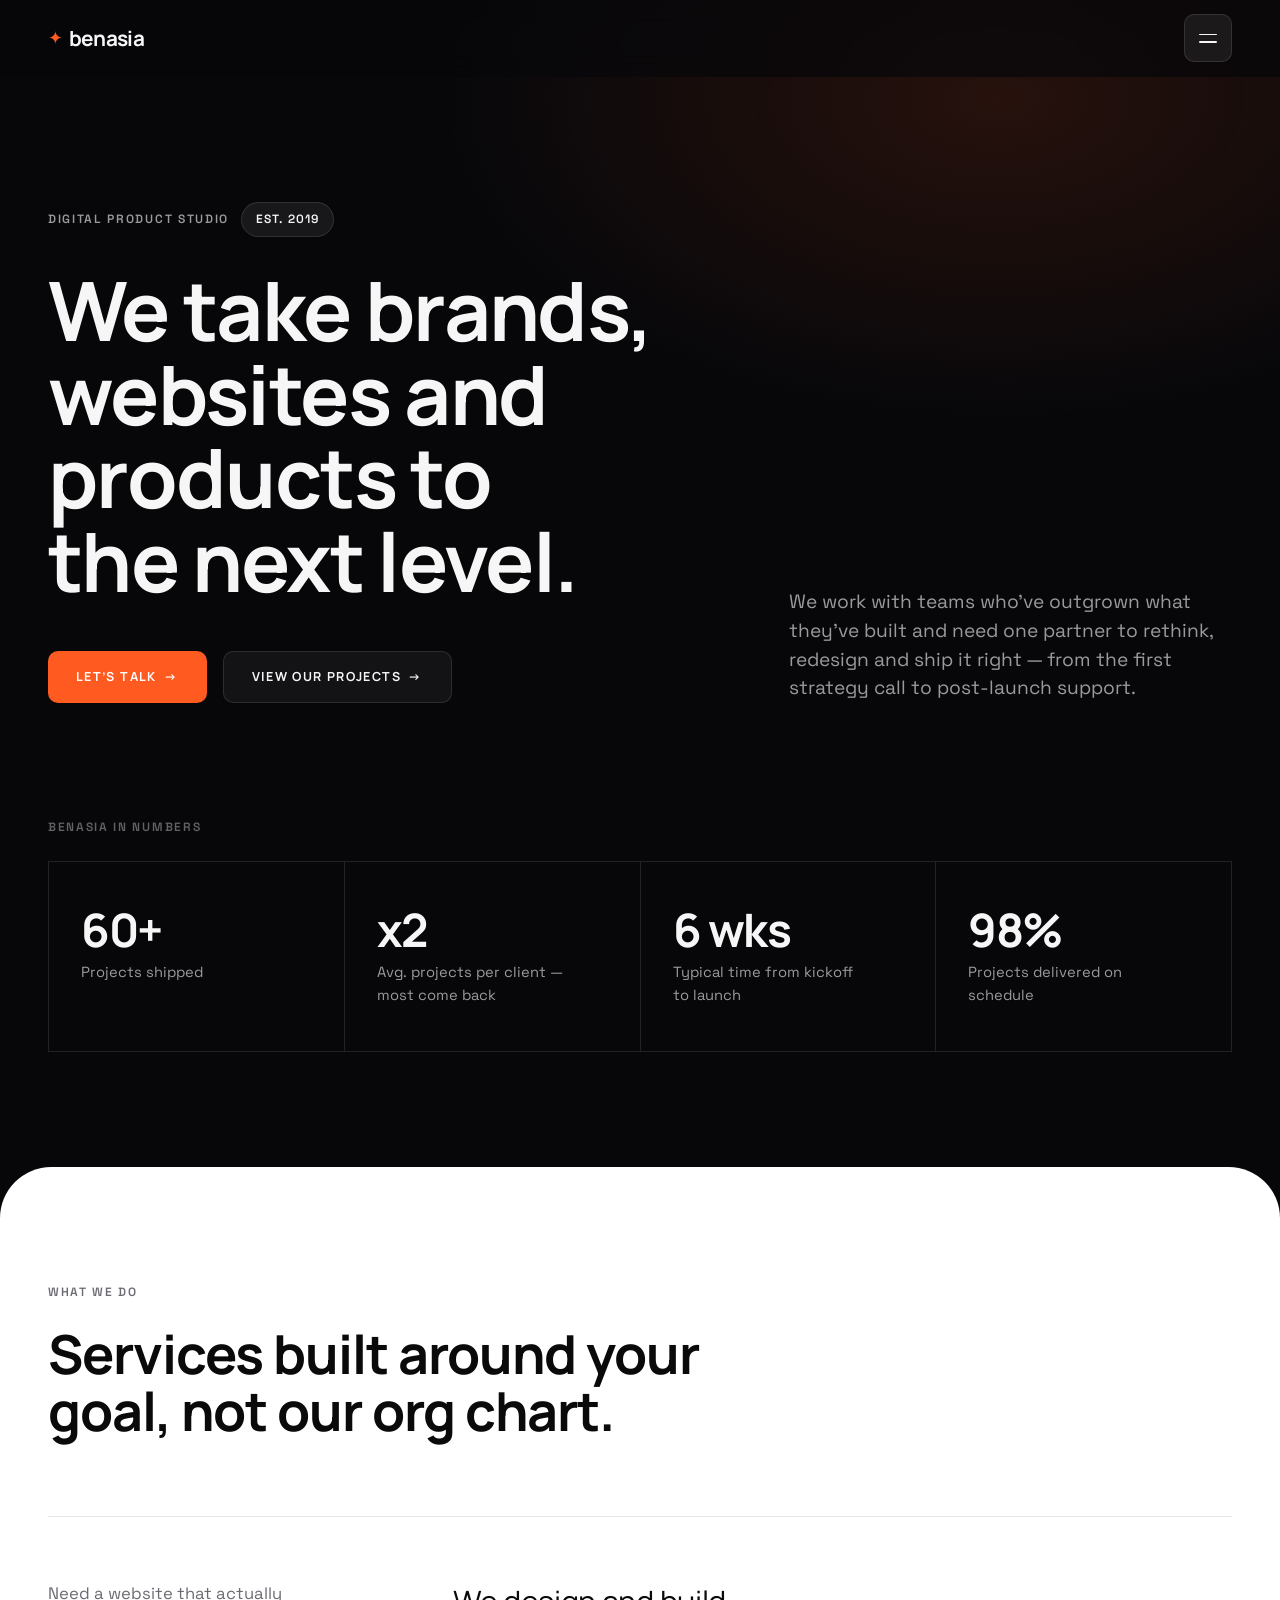
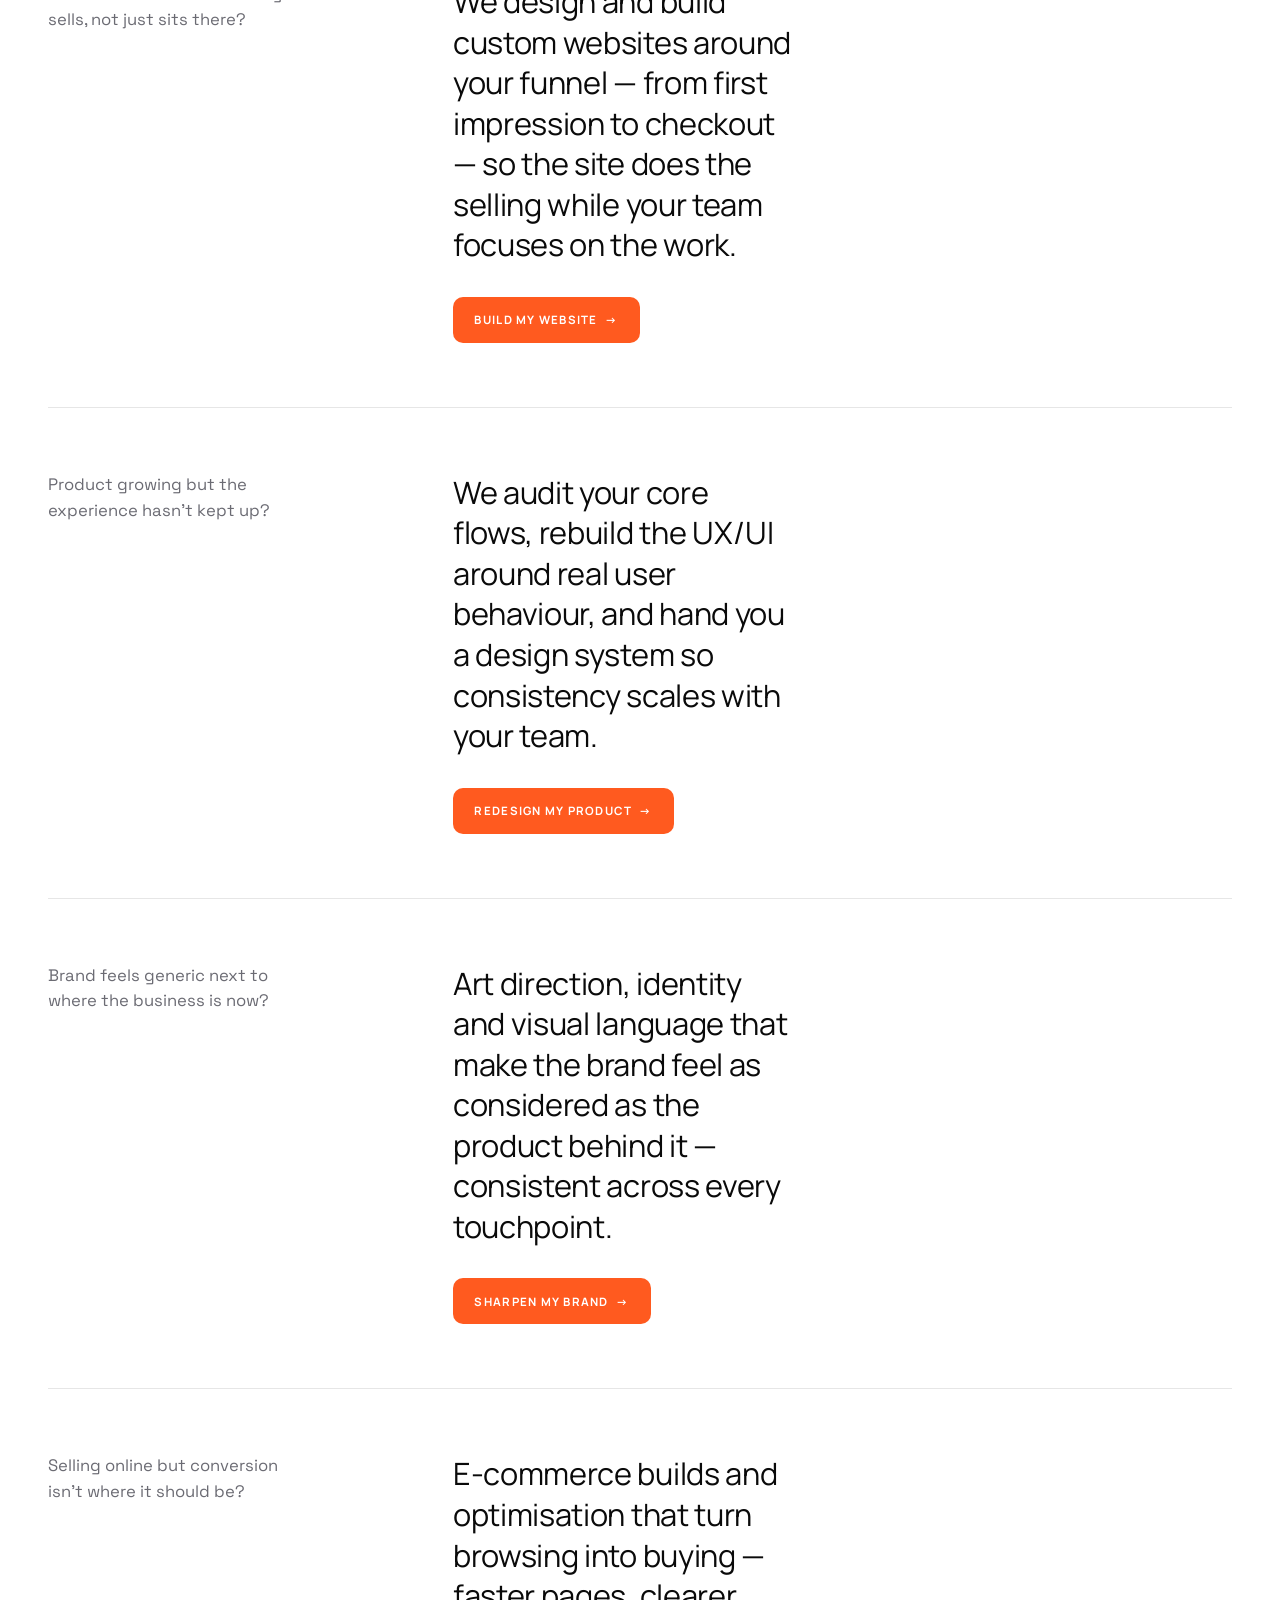
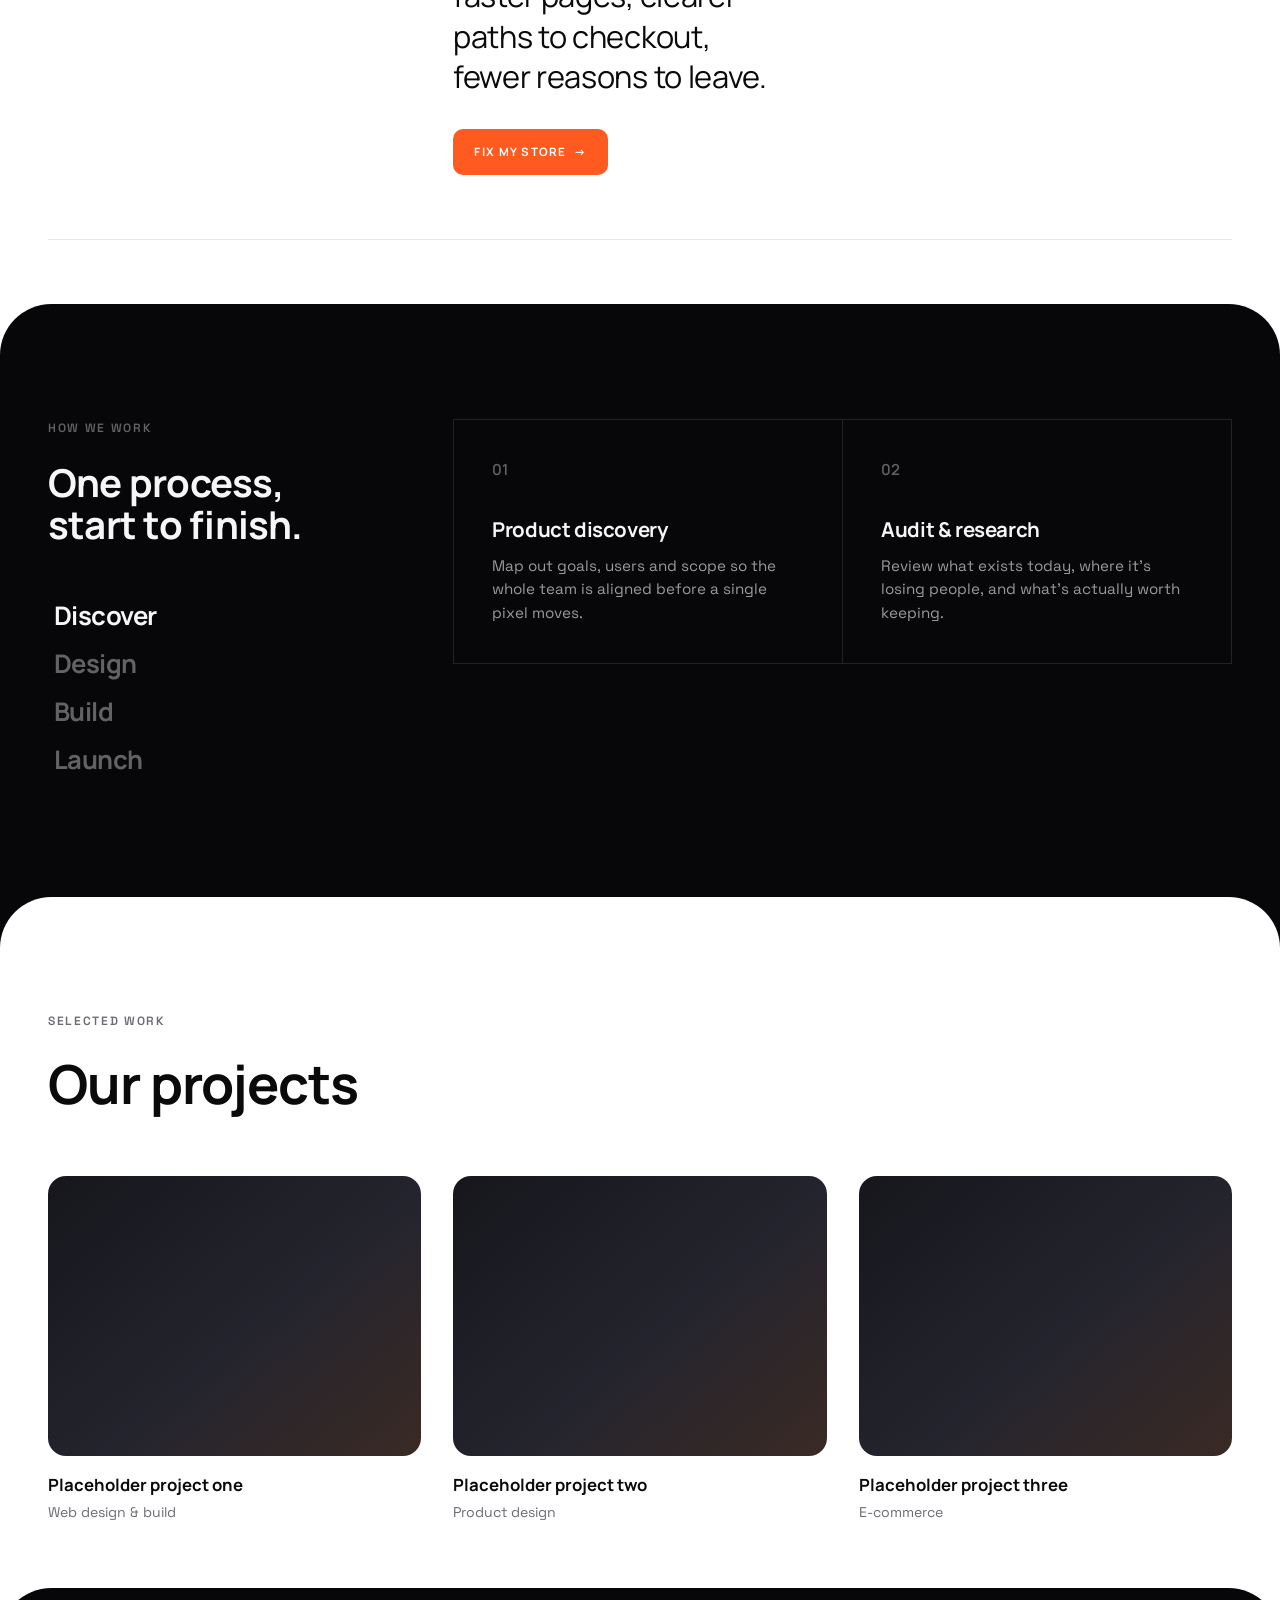
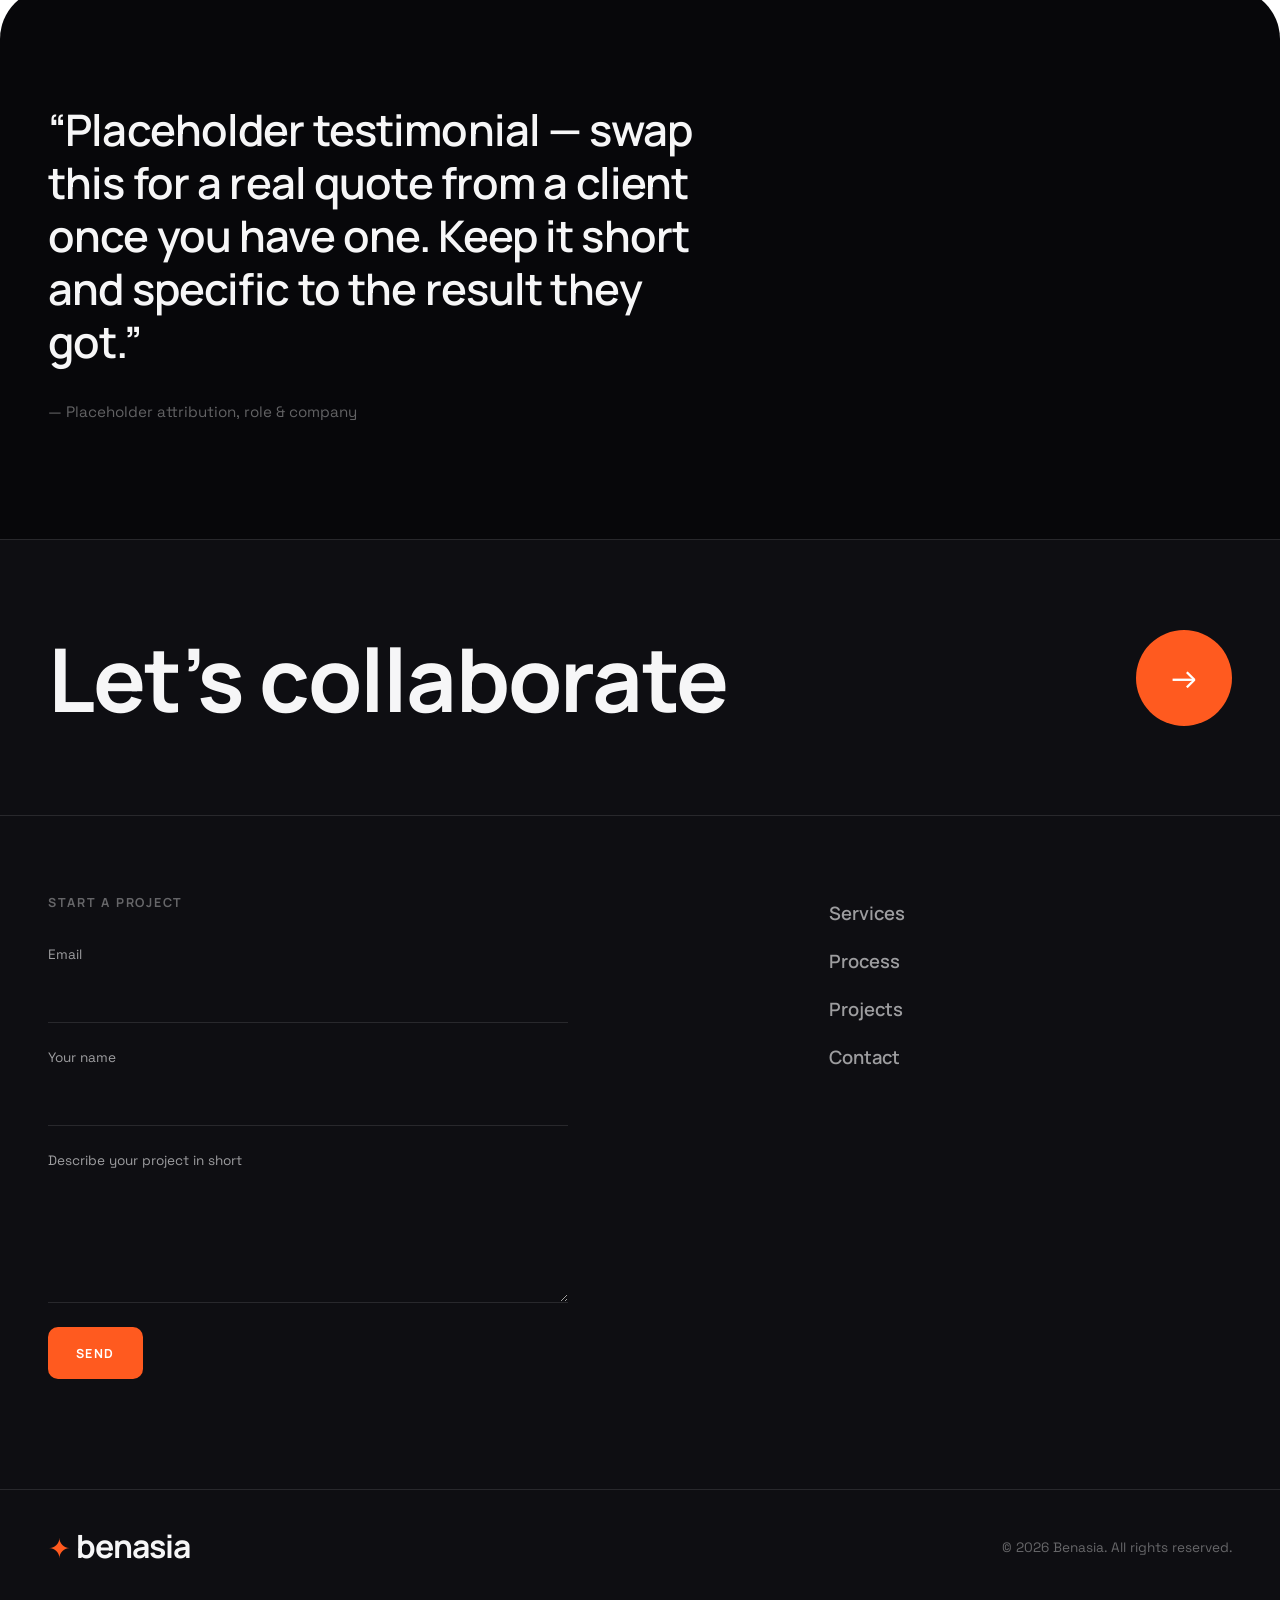
<file: index.html>
<!doctype html>
<html lang="en">
<head>
  <meta charset="UTF-8" />
  <meta name="viewport" content="width=device-width, initial-scale=1" />
  <title>Benasia — Digital Product Studio</title>
  <meta name="description" content="Benasia is a digital studio designing and building websites, products and brands for teams who need one partner to take it from idea to launch." />

  <link rel="preconnect" href="https://fonts.googleapis.com" />
  <link rel="preconnect" href="https://fonts.gstatic.com" crossorigin />
  <link href="https://fonts.googleapis.com/css2?family=Manrope:wght@500;600;700;800&family=Space+Grotesk:wght@400;500;600;700&display=swap" rel="stylesheet" />

  <link rel="stylesheet" href="styles.css" />
</head>
<body>
  <a class="skip-link" href="#main">Skip to main content</a>

  <header class="site-header" id="siteHeader">
    <div class="wrap site-header__inner">
      <a class="brand-mark" href="#top" aria-label="Benasia home">
        <span class="brand-mark__star" aria-hidden="true">&#10022;</span>
        <span class="brand-mark__word">benasia</span>
      </a>

      <button
        type="button"
        class="nav-toggle"
        id="navToggle"
        aria-expanded="false"
        aria-controls="primaryNav"
        aria-label="Toggle navigation menu"
      >
        <span class="nav-toggle__bar"></span>
        <span class="nav-toggle__bar"></span>
      </button>
    </div>
  </header>

  <nav class="primary-nav" id="primaryNav" aria-label="Primary">
    <div class="wrap primary-nav__inner">
      <ul class="primary-nav__list">
        <li><a href="#service">Services</a></li>
        <li><a href="#process">Process</a></li>
        <li><a href="#projects">Projects</a></li>
        <li><a href="contact.html">Contact</a></li>
      </ul>
      <a class="btn btn--solid primary-nav__cta" href="#contact">Let&rsquo;s talk <span aria-hidden="true">&rarr;</span></a>
    </div>
  </nav>

  <main id="main">
    <section class="hero" id="top" aria-labelledby="hero-title">
      <div class="wrap hero__grid">
        <div class="hero__content">
          <p class="hero__eyebrow">
            <span>Digital product studio</span>
            <span class="hero__badge">Est. 2019</span>
          </p>

          <h1 id="hero-title" class="hero__title">We take brands, websites and products to the next level.</h1>

          <div class="hero__actions">
            <a class="btn btn--solid" href="#contact">Let&rsquo;s talk <span aria-hidden="true">&rarr;</span></a>
            <a class="btn btn--outline" href="#projects">View our projects <span aria-hidden="true">&rarr;</span></a>
          </div>
        </div>

        <div class="hero__aside">
          <p class="hero__aside-text">We work with teams who&rsquo;ve outgrown what they&rsquo;ve built and need one partner to rethink, redesign and ship it right &mdash; from the first strategy call to post&#8209;launch support.</p>
        </div>
      </div>
    </section>

    <section class="stats" aria-labelledby="stats-title">
      <div class="wrap">
        <p id="stats-title" class="stats__eyebrow">Benasia in numbers</p>
        <div class="stats__grid">
          <div class="stat">
            <p class="stat__value">60+</p>
            <p class="stat__label">Projects shipped</p>
          </div>
          <div class="stat">
            <p class="stat__value">x2</p>
            <p class="stat__label">Avg. projects per client &mdash; most come back</p>
          </div>
          <div class="stat">
            <p class="stat__value">6 wks</p>
            <p class="stat__label">Typical time from kickoff to launch</p>
          </div>
          <div class="stat">
            <p class="stat__value">98%</p>
            <p class="stat__label">Projects delivered on schedule</p>
          </div>
        </div>
      </div>
    </section>

    <section class="pitch" id="service" aria-labelledby="pitch-title">
      <div class="wrap">
        <p class="pitch__eyebrow">What we do</p>
        <h2 id="pitch-title" class="pitch__title">Services built around your goal, not our org chart.</h2>

        <div class="pitch__list">
          <article class="pitch-row">
            <div class="pitch-row__q">
              <p>Need a website that actually sells, not just sits there?</p>
            </div>
            <div class="pitch-row__a">
              <p>We design and build custom websites around your funnel &mdash; from first impression to checkout &mdash; so the site does the selling while your team focuses on the work.</p>
              <a class="btn btn--solid btn--sm" href="#contact">Build my website <span aria-hidden="true">&rarr;</span></a>
            </div>
          </article>

          <article class="pitch-row">
            <div class="pitch-row__q">
              <p>Product growing but the experience hasn&rsquo;t kept up?</p>
            </div>
            <div class="pitch-row__a">
              <p>We audit your core flows, rebuild the UX/UI around real user behaviour, and hand you a design system so consistency scales with your team.</p>
              <a class="btn btn--solid btn--sm" href="#contact">Redesign my product <span aria-hidden="true">&rarr;</span></a>
            </div>
          </article>

          <article class="pitch-row">
            <div class="pitch-row__q">
              <p>Brand feels generic next to where the business is now?</p>
            </div>
            <div class="pitch-row__a">
              <p>Art direction, identity and visual language that make the brand feel as considered as the product behind it &mdash; consistent across every touchpoint.</p>
              <a class="btn btn--solid btn--sm" href="#contact">Sharpen my brand <span aria-hidden="true">&rarr;</span></a>
            </div>
          </article>

          <article class="pitch-row">
            <div class="pitch-row__q">
              <p>Selling online but conversion isn&rsquo;t where it should be?</p>
            </div>
            <div class="pitch-row__a">
              <p>E&#8209;commerce builds and optimisation that turn browsing into buying &mdash; faster pages, clearer paths to checkout, fewer reasons to leave.</p>
              <a class="btn btn--solid btn--sm" href="#contact">Fix my store <span aria-hidden="true">&rarr;</span></a>
            </div>
          </article>
        </div>
      </div>
    </section>

    <section class="process" id="process" aria-labelledby="process-title">
      <div class="wrap process__grid">
        <div class="process__intro">
          <p class="process__eyebrow">How we work</p>
          <h2 id="process-title" class="process__title">One process, start to finish.</h2>

          <div class="process__tabs" role="tablist" aria-label="Process phases">
            <button type="button" class="process__tab is-active" role="tab" aria-selected="true" aria-controls="process-panel" data-phase="discover">Discover</button>
            <button type="button" class="process__tab" role="tab" aria-selected="false" aria-controls="process-panel" data-phase="design">Design</button>
            <button type="button" class="process__tab" role="tab" aria-selected="false" aria-controls="process-panel" data-phase="build">Build</button>
            <button type="button" class="process__tab" role="tab" aria-selected="false" aria-controls="process-panel" data-phase="launch">Launch</button>
          </div>
        </div>

        <div class="process__panel" id="process-panel" role="tabpanel">
          <ul class="process__steps" data-phase="discover">
            <li class="process-step">
              <span class="process-step__num">01</span>
              <h3 class="process-step__title">Product discovery</h3>
              <p class="process-step__text">Map out goals, users and scope so the whole team is aligned before a single pixel moves.</p>
            </li>
            <li class="process-step">
              <span class="process-step__num">02</span>
              <h3 class="process-step__title">Audit &amp; research</h3>
              <p class="process-step__text">Review what exists today, where it&rsquo;s losing people, and what&rsquo;s actually worth keeping.</p>
            </li>
          </ul>

          <ul class="process__steps" data-phase="design" hidden>
            <li class="process-step">
              <span class="process-step__num">01</span>
              <h3 class="process-step__title">Design prototype</h3>
              <p class="process-step__text">Test ideas fast with clickable flows before we commit to a direction.</p>
            </li>
            <li class="process-step">
              <span class="process-step__num">02</span>
              <h3 class="process-step__title">Visual identity</h3>
              <p class="process-step__text">Define a distinct look, voice and component system the brand can grow into.</p>
            </li>
          </ul>

          <ul class="process__steps" data-phase="build" hidden>
            <li class="process-step">
              <span class="process-step__num">01</span>
              <h3 class="process-step__title">Development</h3>
              <p class="process-step__text">Clean, scalable code built to the design system, reviewed as we go.</p>
            </li>
            <li class="process-step">
              <span class="process-step__num">02</span>
              <h3 class="process-step__title">QA &amp; testing</h3>
              <p class="process-step__text">Every flow, breakpoint and edge case checked before anything ships.</p>
            </li>
          </ul>

          <ul class="process__steps" data-phase="launch" hidden>
            <li class="process-step">
              <span class="process-step__num">01</span>
              <h3 class="process-step__title">Launch</h3>
              <p class="process-step__text">Go live with a plan, not a hope &mdash; rollout, monitoring and a rollback path.</p>
            </li>
            <li class="process-step">
              <span class="process-step__num">02</span>
              <h3 class="process-step__title">Post-launch support</h3>
              <p class="process-step__text">We stay on to watch how it performs and keep iterating from there.</p>
            </li>
          </ul>
        </div>
      </div>
    </section>

    <section class="projects" id="projects" aria-labelledby="projects-title">
      <div class="wrap">
        <p class="projects__eyebrow">Selected work</p>
        <h2 id="projects-title" class="projects__title">Our projects</h2>

        <ul class="projects__list">
          <li class="projects__item">
            <div class="projects__thumb" aria-hidden="true"></div>
            <p class="projects__item-title">Placeholder project one</p>
            <p class="projects__item-tag">Web design &amp; build</p>
          </li>
          <li class="projects__item">
            <div class="projects__thumb" aria-hidden="true"></div>
            <p class="projects__item-title">Placeholder project two</p>
            <p class="projects__item-tag">Product design</p>
          </li>
          <li class="projects__item">
            <div class="projects__thumb" aria-hidden="true"></div>
            <p class="projects__item-title">Placeholder project three</p>
            <p class="projects__item-tag">E-commerce</p>
          </li>
        </ul>
      </div>
    </section>

    <section class="testimonial" aria-label="Client testimonial">
      <div class="wrap">
        <p class="testimonial__quote">&ldquo;Placeholder testimonial &mdash; swap this for a real quote from a client once you have one. Keep it short and specific to the result they got.&rdquo;</p>
        <p class="testimonial__attribution">&mdash; Placeholder attribution, role &amp; company</p>
      </div>
    </section>
  </main>

  <footer class="site-footer" aria-label="Footer">
    <section class="footer-cta" id="contact" aria-labelledby="footer-cta-title">
      <div class="wrap footer-cta__inner">
        <h2 id="footer-cta-title" class="footer-cta__title">Let&rsquo;s collaborate</h2>
        <a class="footer-cta__arrow" href="#contactForm" aria-label="Jump to contact form">
          <span aria-hidden="true">&rarr;</span>
        </a>
      </div>
    </section>

    <div class="wrap footer-main">
      <div class="footer-main__form-wrap">
        <h3 class="footer-main__form-title">Start a project</h3>
        <form class="contact-form" id="contactForm" novalidate>
          <div class="field">
            <label for="field-email">Email</label>
            <input type="email" id="field-email" name="email" autocomplete="email" required />
          </div>

          <div class="field">
            <label for="field-name">Your name</label>
            <input type="text" id="field-name" name="name" autocomplete="name" required />
          </div>

          <div class="field">
            <label for="field-project">Describe your project in short</label>
            <textarea id="field-project" name="project" rows="4" required></textarea>
          </div>

          <button type="submit" class="btn btn--solid">Send</button>
          <p class="contact-form__status" id="contactFormStatus" role="status" aria-live="polite"></p>
        </form>
      </div>

      <nav class="footer-main__nav" aria-label="Footer">
        <ul>
          <li><a href="#service">Services</a></li>
          <li><a href="#process">Process</a></li>
          <li><a href="#projects">Projects</a></li>
          <li><a href="contact.html">Contact</a></li>
        </ul>
      </nav>
    </div>

    <div class="wrap footer-bottom">
      <span class="brand-mark brand-mark--footer" aria-hidden="true">
        <span class="brand-mark__star">&#10022;</span>
        <span class="brand-mark__word">benasia</span>
      </span>
      <p class="footer-bottom__copy">&copy; <span id="year"></span> Benasia. All rights reserved.</p>
    </div>
  </footer>

  <script src="script.js" defer></script>
</body>
</html>
</file>
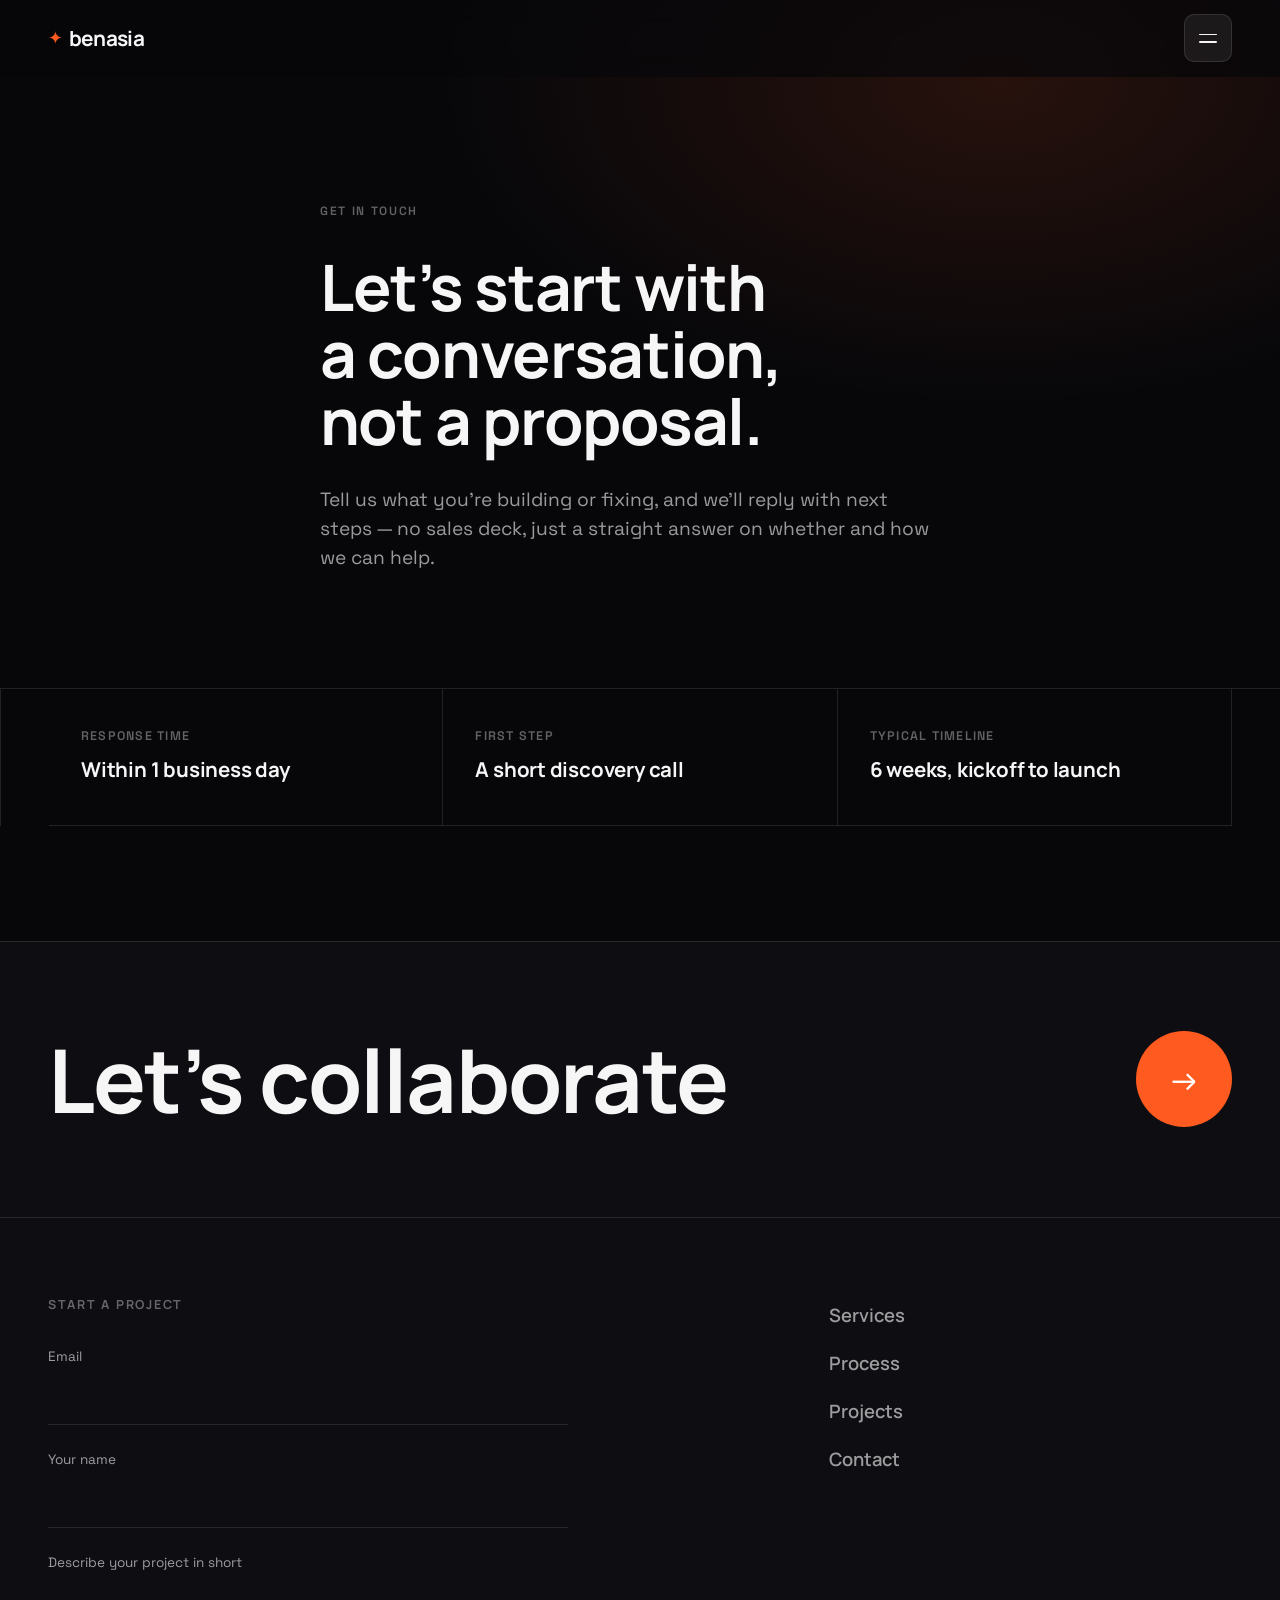
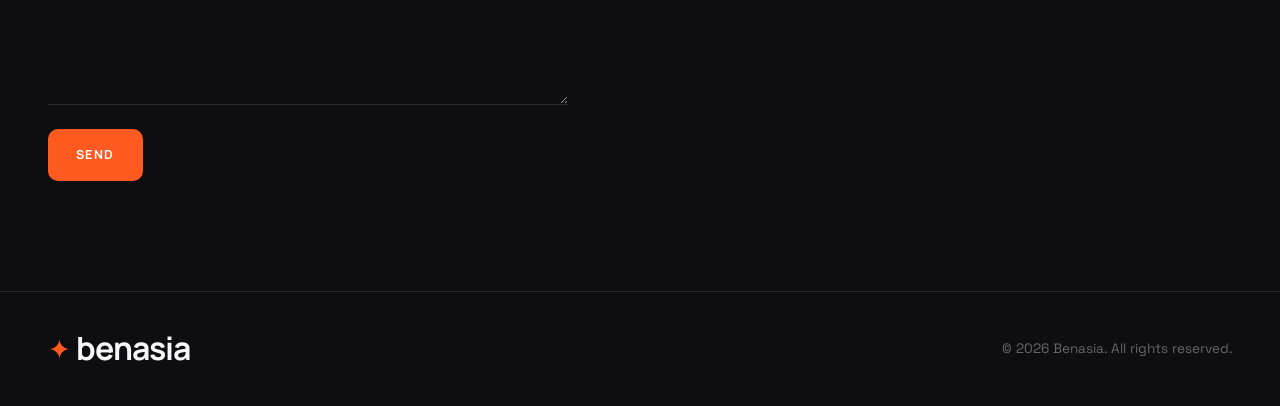
<file: contact.html>
<!doctype html>
<html lang="en">
<head>
  <meta charset="UTF-8" />
  <meta name="viewport" content="width=device-width, initial-scale=1" />
  <title>Contact — Benasia</title>
  <meta name="description" content="Get in touch with Benasia — tell us about your project and we'll get back to you." />

  <link rel="preconnect" href="https://fonts.googleapis.com" />
  <link rel="preconnect" href="https://fonts.gstatic.com" crossorigin />
  <link href="https://fonts.googleapis.com/css2?family=Manrope:wght@500;600;700;800&family=Space+Grotesk:wght@400;500;600;700&display=swap" rel="stylesheet" />

  <link rel="stylesheet" href="styles.css" />
</head>
<body>
  <a class="skip-link" href="#main">Skip to main content</a>

  <header class="site-header" id="siteHeader">
    <div class="wrap site-header__inner">
      <a class="brand-mark" href="index.html" aria-label="Benasia home">
        <span class="brand-mark__star" aria-hidden="true">&#10022;</span>
        <span class="brand-mark__word">benasia</span>
      </a>

      <button
        type="button"
        class="nav-toggle"
        id="navToggle"
        aria-expanded="false"
        aria-controls="primaryNav"
        aria-label="Toggle navigation menu"
      >
        <span class="nav-toggle__bar"></span>
        <span class="nav-toggle__bar"></span>
      </button>
    </div>
  </header>

  <nav class="primary-nav" id="primaryNav" aria-label="Primary">
    <div class="wrap primary-nav__inner">
      <ul class="primary-nav__list">
        <li><a href="index.html#service">Services</a></li>
        <li><a href="index.html#process">Process</a></li>
        <li><a href="index.html#projects">Projects</a></li>
        <li><a href="contact.html">Contact</a></li>
      </ul>
      <a class="btn btn--solid primary-nav__cta" href="#contactForm">Let&rsquo;s talk <span aria-hidden="true">&rarr;</span></a>
    </div>
  </nav>

  <main id="main">
    <section class="contact-hero" id="top" aria-labelledby="contact-hero-title">
      <div class="wrap contact-hero__inner">
        <p class="contact-hero__eyebrow">Get in touch</p>
        <h1 id="contact-hero-title" class="contact-hero__title">Let&rsquo;s start with a conversation, not a proposal.</h1>
        <p class="contact-hero__text">Tell us what you&rsquo;re building or fixing, and we&rsquo;ll reply with next steps — no sales deck, just a straight answer on whether and how we can help.</p>
      </div>
    </section>

    <section class="contact-info" aria-label="What to expect">
      <div class="wrap contact-info__grid">
        <div class="contact-info__item">
          <p class="contact-info__label">Response time</p>
          <p class="contact-info__value">Within 1 business day</p>
        </div>
        <div class="contact-info__item">
          <p class="contact-info__label">First step</p>
          <p class="contact-info__value">A short discovery call</p>
        </div>
        <div class="contact-info__item">
          <p class="contact-info__label">Typical timeline</p>
          <p class="contact-info__value">6 weeks, kickoff to launch</p>
        </div>
      </div>
    </section>
  </main>

  <footer class="site-footer" aria-label="Footer">
    <section class="footer-cta" id="contact" aria-labelledby="footer-cta-title">
      <div class="wrap footer-cta__inner">
        <h2 id="footer-cta-title" class="footer-cta__title">Let&rsquo;s collaborate</h2>
        <a class="footer-cta__arrow" href="#contactForm" aria-label="Jump to contact form">
          <span aria-hidden="true">&rarr;</span>
        </a>
      </div>
    </section>

    <div class="wrap footer-main">
      <div class="footer-main__form-wrap">
        <h3 class="footer-main__form-title">Start a project</h3>
        <form class="contact-form" id="contactForm" novalidate>
          <div class="field">
            <label for="field-email">Email</label>
            <input type="email" id="field-email" name="email" autocomplete="email" required />
          </div>

          <div class="field">
            <label for="field-name">Your name</label>
            <input type="text" id="field-name" name="name" autocomplete="name" required />
          </div>

          <div class="field">
            <label for="field-project">Describe your project in short</label>
            <textarea id="field-project" name="project" rows="4" required></textarea>
          </div>

          <button type="submit" class="btn btn--solid">Send</button>
          <p class="contact-form__status" id="contactFormStatus" role="status" aria-live="polite"></p>
        </form>
      </div>

      <nav class="footer-main__nav" aria-label="Footer">
        <ul>
          <li><a href="index.html#service">Services</a></li>
          <li><a href="index.html#process">Process</a></li>
          <li><a href="index.html#projects">Projects</a></li>
          <li><a href="contact.html">Contact</a></li>
        </ul>
      </nav>
    </div>

    <div class="wrap footer-bottom">
      <span class="brand-mark brand-mark--footer" aria-hidden="true">
        <span class="brand-mark__star">&#10022;</span>
        <span class="brand-mark__word">benasia</span>
      </span>
      <p class="footer-bottom__copy">&copy; <span id="year"></span> Benasia. All rights reserved.</p>
    </div>
  </footer>

  <script src="script.js" defer></script>
</body>
</html>
</file>
<file: styles.css>
/* ---------------------------------------------------
   Design tokens
--------------------------------------------------- */
:root {
  /* color */
  --color-bg: #07070a;
  --color-bg-soft: #0e0e12;
  --color-paper: #ffffff;
  --color-ink: #0a0a0a;
  --color-ink-muted: #6b6b73;
  --color-text: #f6f6f7;
  --color-text-muted: rgba(246, 246, 247, 0.62);
  --color-text-faint: rgba(246, 246, 247, 0.38);
  --color-accent: #ff5a1f;
  --color-accent-hover: #ff7038;
  --color-line: rgba(255, 255, 255, 0.11);
  --color-line-ink: rgba(10, 10, 10, 0.1);
  --color-focus: #ffb489;

  /* type */
  --font-display: "Manrope", ui-sans-serif, system-ui, sans-serif;
  --font-body: "Space Grotesk", ui-sans-serif, system-ui, sans-serif;

  /* spacing */
  --space-1: 0.25rem;
  --space-2: 0.5rem;
  --space-3: 0.75rem;
  --space-4: 1rem;
  --space-6: 1.5rem;
  --space-8: 2rem;
  --space-12: 3rem;
  --space-16: 4rem;
  --space-24: 6rem;
  --section-pad: clamp(4.5rem, 9vw, 8.5rem);

  /* motion */
  --ease-out: cubic-bezier(0.16, 1, 0.3, 1);
  --duration-fast: 180ms;
  --duration-base: 280ms;

  /* layout */
  --container-max: 1320px;
  --header-height: 76px;
  --radius-section: clamp(28px, 4vw, 56px);
}

/* ---------------------------------------------------
   Reset
--------------------------------------------------- */
*,
*::before,
*::after {
  box-sizing: border-box;
}

html {
  -webkit-text-size-adjust: 100%;
  scroll-behavior: smooth;
  scroll-padding-top: calc(var(--header-height) + 1rem);
}

body {
  margin: 0;
  min-height: 100dvh;
  background: var(--color-bg);
  color: var(--color-text);
  font-family: var(--font-body);
  font-size: 16px;
  line-height: 1.55;
  -webkit-font-smoothing: antialiased;
}

img,
svg {
  display: block;
  max-width: 100%;
}

a {
  color: inherit;
  text-decoration: none;
}

ul,
ol {
  margin: 0;
  padding: 0;
  list-style: none;
}

button {
  font: inherit;
  color: inherit;
  background: none;
  border: none;
  cursor: pointer;
}

input,
textarea {
  font: inherit;
}

h1,
h2,
h3 {
  font-family: var(--font-display);
  font-weight: 700;
  letter-spacing: -0.02em;
  text-wrap: balance;
}

.wrap {
  width: 100%;
  max-width: var(--container-max);
  margin-inline: auto;
  padding-inline: clamp(1.25rem, 4vw, 3rem);
}

/* ---------------------------------------------------
   Accessibility helpers
--------------------------------------------------- */
.skip-link {
  position: absolute;
  top: -100%;
  left: var(--space-4);
  z-index: 1000;
  background: var(--color-text);
  color: var(--color-ink);
  padding: var(--space-3) var(--space-6);
  border-radius: 8px;
  font-weight: 600;
  transition: top var(--duration-base) var(--ease-out);
}

.skip-link:focus {
  top: var(--space-4);
}

:focus-visible {
  outline: 2px solid var(--color-focus);
  outline-offset: 3px;
  border-radius: 4px;
}

/* ---------------------------------------------------
   Shared: eyebrows, buttons, brand mark
--------------------------------------------------- */
.hero__eyebrow,
.stats__eyebrow,
.pitch__eyebrow,
.process__eyebrow,
.projects__eyebrow {
  margin: 0 0 var(--space-6);
  font-size: 0.75rem;
  font-weight: 600;
  text-transform: uppercase;
  letter-spacing: 0.14em;
  color: var(--color-text-faint);
}

.btn {
  display: inline-flex;
  align-items: center;
  justify-content: center;
  gap: 0.6em;
  min-height: 52px;
  padding-inline: 1.75rem;
  border-radius: 10px;
  font-family: var(--font-display);
  font-weight: 700;
  font-size: 0.78rem;
  text-transform: uppercase;
  letter-spacing: 0.11em;
  white-space: nowrap;
  transition: background-color var(--duration-fast) var(--ease-out),
    border-color var(--duration-fast) var(--ease-out),
    color var(--duration-fast) var(--ease-out),
    transform var(--duration-fast) var(--ease-out);
}

.btn span {
  transition: transform var(--duration-base) var(--ease-out);
}

.btn:hover span,
.btn:focus-visible span {
  transform: translateX(4px);
}

.btn--solid {
  background: var(--color-accent);
  color: #fff;
}

.btn--solid:hover,
.btn--solid:focus-visible {
  background: var(--color-accent-hover);
}

.btn--outline {
  background: rgba(255, 255, 255, 0.05);
  border: 1px solid var(--color-line);
  color: var(--color-text);
}

.btn--outline:hover,
.btn--outline:focus-visible {
  background: rgba(255, 255, 255, 0.1);
  border-color: rgba(255, 255, 255, 0.28);
}

.btn--sm {
  min-height: 46px;
  padding-inline: 1.35rem;
  font-size: 0.72rem;
}

.brand-mark {
  display: inline-flex;
  align-items: center;
  gap: 0.4rem;
  font-family: var(--font-display);
  font-weight: 700;
  font-size: 1.3rem;
  letter-spacing: -0.03em;
  color: var(--color-text);
}

.brand-mark__star {
  color: var(--color-accent);
  font-size: 0.85em;
  line-height: 1;
}

.brand-mark--footer {
  font-size: clamp(1.5rem, 3vw, 2rem);
}

/* ---------------------------------------------------
   Header / Nav
--------------------------------------------------- */
.site-header {
  position: fixed;
  top: 0;
  left: 0;
  right: 0;
  z-index: 100;
  background: rgba(7, 7, 10, 0.72);
  backdrop-filter: blur(14px);
  border-bottom: 1px solid transparent;
  transition: background-color var(--duration-base) var(--ease-out),
    border-color var(--duration-base) var(--ease-out);
}

.site-header.is-stuck {
  background: rgba(7, 7, 10, 0.94);
  border-bottom-color: var(--color-line);
}

.site-header__inner {
  display: flex;
  align-items: center;
  justify-content: space-between;
  gap: var(--space-8);
  height: var(--header-height);
}

.nav-toggle {
  display: inline-flex;
  flex-direction: column;
  justify-content: center;
  align-items: center;
  gap: 6px;
  width: 48px;
  height: 48px;
  border-radius: 10px;
  background: rgba(255, 255, 255, 0.07);
  border: 1px solid var(--color-line);
  transition: background-color var(--duration-fast) var(--ease-out);
}

.nav-toggle:hover {
  background: rgba(255, 255, 255, 0.12);
}

.nav-toggle__bar {
  width: 18px;
  height: 1.5px;
  background: var(--color-text);
  border-radius: 2px;
  transition: transform var(--duration-base) var(--ease-out),
    opacity var(--duration-fast) var(--ease-out);
}

.nav-toggle[aria-expanded="true"] .nav-toggle__bar:nth-child(1) {
  transform: translateY(3.75px) rotate(45deg);
}

.nav-toggle[aria-expanded="true"] .nav-toggle__bar:nth-child(2) {
  transform: translateY(-3.75px) rotate(-45deg);
}

.primary-nav {
  position: fixed;
  inset: 0;
  z-index: 99;
  display: flex;
  align-items: center;
  background: var(--color-bg-soft);
  opacity: 0;
  visibility: hidden;
  transform: translateY(-14px);
  transition: opacity var(--duration-base) var(--ease-out),
    transform var(--duration-base) var(--ease-out),
    visibility 0s linear var(--duration-base);
}

.primary-nav.is-open {
  opacity: 1;
  visibility: visible;
  transform: translateY(0);
  transition: opacity var(--duration-base) var(--ease-out),
    transform var(--duration-base) var(--ease-out);
}

.primary-nav__inner {
  display: flex;
  flex-direction: column;
  align-items: flex-start;
  gap: var(--space-8);
  padding-block: var(--header-height);
}

.primary-nav__list {
  display: flex;
  flex-direction: column;
  gap: var(--space-2);
}

.primary-nav__list a {
  display: inline-flex;
  align-items: center;
  min-height: 52px;
  font-family: var(--font-display);
  font-weight: 700;
  font-size: clamp(1.75rem, 5vw, 3rem);
  letter-spacing: -0.03em;
  color: var(--color-text-muted);
  transition: color var(--duration-fast) var(--ease-out);
}

.primary-nav__list a:hover,
.primary-nav__list a:focus-visible {
  color: var(--color-text);
}

.primary-nav__cta {
  align-self: flex-start;
}

/* ---------------------------------------------------
   Hero
--------------------------------------------------- */
.hero {
  position: relative;
  padding-block: calc(var(--header-height) + clamp(5rem, 14vh, 10rem)) var(--section-pad);
  background:
    radial-gradient(900px 520px at 78% 12%, rgba(255, 90, 31, 0.13), transparent 62%),
    var(--color-bg);
}

.hero__grid {
  display: grid;
  grid-template-columns: minmax(0, 1.35fr) minmax(0, 0.9fr);
  align-items: end;
  gap: clamp(2.5rem, 6vw, 5rem);
}

.hero__eyebrow {
  display: flex;
  flex-wrap: wrap;
  align-items: center;
  gap: var(--space-3);
  margin-bottom: var(--space-8);
  color: var(--color-text-muted);
}

.hero__badge {
  padding: 0.45rem 0.85rem;
  border-radius: 999px;
  background: rgba(255, 255, 255, 0.07);
  border: 1px solid var(--color-line);
  color: var(--color-text);
  letter-spacing: 0.1em;
}

.hero__title {
  margin: 0 0 clamp(2rem, 4vw, 3rem);
  font-size: clamp(2.5rem, 6.4vw, 5.25rem);
  line-height: 1.02;
}

.hero__actions {
  display: flex;
  flex-wrap: wrap;
  gap: var(--space-4);
}

.hero__aside-text {
  margin: 0;
  max-width: 44ch;
  font-size: clamp(1.05rem, 1.5vw, 1.35rem);
  line-height: 1.5;
  color: var(--color-text-muted);
}

/* ---------------------------------------------------
   Contact page hero + info strip
--------------------------------------------------- */
.contact-hero {
  position: relative;
  padding-block: calc(var(--header-height) + clamp(5rem, 14vh, 10rem)) var(--section-pad);
  background:
    radial-gradient(900px 520px at 78% 12%, rgba(255, 90, 31, 0.13), transparent 62%),
    var(--color-bg);
}

.contact-hero__inner {
  max-width: 46rem;
}

.contact-hero__eyebrow {
  margin: 0 0 var(--space-8);
  font-size: 0.75rem;
  font-weight: 600;
  text-transform: uppercase;
  letter-spacing: 0.14em;
  color: var(--color-text-faint);
}

.contact-hero__title {
  margin: 0 0 clamp(1.5rem, 3vw, 2rem);
  font-size: clamp(2.25rem, 5.4vw, 4rem);
  line-height: 1.05;
}

.contact-hero__text {
  margin: 0;
  max-width: 52ch;
  font-size: clamp(1.05rem, 1.5vw, 1.25rem);
  line-height: 1.5;
  color: var(--color-text-muted);
}

.contact-info {
  padding-block: 0 var(--section-pad);
  background: var(--color-bg);
}

.contact-info__grid {
  display: grid;
  grid-template-columns: repeat(3, minmax(0, 1fr));
  border-top: 1px solid var(--color-line);
  border-left: 1px solid var(--color-line);
}

.contact-info__item {
  padding: clamp(1.75rem, 3vw, 2.5rem) clamp(1.25rem, 2.5vw, 2rem);
  border-right: 1px solid var(--color-line);
  border-bottom: 1px solid var(--color-line);
}

.contact-info__label {
  margin: 0 0 var(--space-2);
  font-size: 0.78rem;
  font-weight: 600;
  text-transform: uppercase;
  letter-spacing: 0.1em;
  color: var(--color-text-faint);
}

.contact-info__value {
  margin: 0;
  font-family: var(--font-display);
  font-weight: 700;
  font-size: clamp(1.05rem, 1.6vw, 1.3rem);
  letter-spacing: -0.01em;
}

/* ---------------------------------------------------
   Stats band
--------------------------------------------------- */
.stats {
  padding-block: 0 var(--section-pad);
  background: var(--color-bg);
}

.stats__grid {
  display: grid;
  grid-template-columns: repeat(4, minmax(0, 1fr));
  border-top: 1px solid var(--color-line);
  border-left: 1px solid var(--color-line);
}

.stat {
  padding: clamp(2rem, 3.5vw, 3rem) clamp(1.25rem, 2.5vw, 2rem);
  border-right: 1px solid var(--color-line);
  border-bottom: 1px solid var(--color-line);
}

.stat__value {
  margin: 0 0 var(--space-2);
  font-family: var(--font-display);
  font-weight: 700;
  font-size: clamp(2rem, 3.6vw, 3rem);
  line-height: 1;
  letter-spacing: -0.03em;
}

.stat__label {
  margin: 0;
  max-width: 22ch;
  font-size: 0.92rem;
  color: var(--color-text-muted);
}

/* ---------------------------------------------------
   Pitch (light section)
--------------------------------------------------- */
.pitch {
  background: var(--color-paper);
  color: var(--color-ink);
  border-radius: var(--radius-section) var(--radius-section) 0 0;
  padding-block: var(--section-pad);
}

.pitch__eyebrow {
  color: var(--color-ink-muted);
}

.pitch__title {
  margin: 0 0 clamp(3rem, 6vw, 5rem);
  max-width: 20ch;
  font-size: clamp(2rem, 4.2vw, 3.4rem);
  line-height: 1.06;
}

.pitch__list {
  border-top: 1px solid var(--color-line-ink);
}

.pitch-row {
  display: grid;
  grid-template-columns: minmax(0, 0.7fr) minmax(0, 1.6fr);
  gap: clamp(1.5rem, 5vw, 5rem);
  padding-block: clamp(2.5rem, 5vw, 4rem);
  border-bottom: 1px solid var(--color-line-ink);
}

.pitch-row__q p {
  margin: 0;
  max-width: 24ch;
  font-size: clamp(1rem, 1.3vw, 1.12rem);
  color: var(--color-ink-muted);
}

.pitch-row__a {
  max-width: 34ch;
}

.pitch-row__a p {
  margin: 0 0 var(--space-8);
  font-family: var(--font-display);
  font-size: clamp(1.35rem, 2.4vw, 2rem);
  line-height: 1.32;
  letter-spacing: -0.01em;
  color: var(--color-ink);
}

/* ---------------------------------------------------
   Process
--------------------------------------------------- */
.process {
  background: var(--color-bg);
  border-radius: var(--radius-section) var(--radius-section) 0 0;
  margin-top: calc(-1 * var(--radius-section));
  position: relative;
  padding-block: var(--section-pad);
}

.process__grid {
  display: grid;
  grid-template-columns: minmax(0, 0.7fr) minmax(0, 1.6fr);
  gap: clamp(2.5rem, 5vw, 5rem);
}

.process__title {
  margin: 0 0 clamp(2rem, 4vw, 3rem);
  font-size: clamp(1.75rem, 3vw, 2.5rem);
  line-height: 1.1;
}

.process__tabs {
  display: flex;
  flex-direction: column;
  align-items: flex-start;
  gap: var(--space-1);
}

.process__tab {
  min-height: 44px;
  font-family: var(--font-display);
  font-weight: 700;
  font-size: clamp(1.25rem, 2vw, 1.6rem);
  letter-spacing: -0.02em;
  color: var(--color-text-faint);
  transition: color var(--duration-fast) var(--ease-out);
}

.process__tab:hover {
  color: var(--color-text-muted);
}

.process__tab.is-active {
  color: var(--color-text);
}

.process__steps[hidden] {
  display: none;
}

.process__steps {
  display: grid;
  grid-template-columns: repeat(2, minmax(0, 1fr));
  border-top: 1px solid var(--color-line);
  border-left: 1px solid var(--color-line);
}

.process-step {
  display: flex;
  flex-direction: column;
  gap: var(--space-2);
  padding: clamp(1.75rem, 3vw, 2.75rem);
  border-right: 1px solid var(--color-line);
  border-bottom: 1px solid var(--color-line);
}

.process-step__num {
  margin-bottom: var(--space-6);
  font-family: var(--font-display);
  font-weight: 600;
  font-size: 0.95rem;
  color: var(--color-text-faint);
}

.process-step__title {
  margin: 0;
  font-size: clamp(1.1rem, 1.6vw, 1.35rem);
}

.process-step__text {
  margin: 0;
  font-size: 0.95rem;
  color: var(--color-text-muted);
}

/* ---------------------------------------------------
   Projects
--------------------------------------------------- */
.projects {
  background: var(--color-paper);
  color: var(--color-ink);
  border-radius: var(--radius-section) var(--radius-section) 0 0;
  padding-block: var(--section-pad);
}

.projects__eyebrow {
  color: var(--color-ink-muted);
}

.projects__title {
  margin: 0 0 clamp(2.5rem, 5vw, 4rem);
  font-size: clamp(2rem, 4.2vw, 3.4rem);
  line-height: 1.06;
}

.projects__list {
  display: grid;
  grid-template-columns: repeat(3, minmax(0, 1fr));
  gap: clamp(1.25rem, 2.5vw, 2rem);
}

.projects__thumb {
  aspect-ratio: 4 / 3;
  margin-bottom: var(--space-4);
  border-radius: 18px;
  background: linear-gradient(140deg, #16161c, #24242e 55%, #3a2a24);
  transition: transform var(--duration-base) var(--ease-out);
}

.projects__item:hover .projects__thumb {
  transform: translateY(-6px);
}

.projects__item-title {
  margin: 0 0 var(--space-1);
  font-family: var(--font-display);
  font-weight: 700;
  font-size: 1.05rem;
}

.projects__item-tag {
  margin: 0;
  font-size: 0.88rem;
  color: var(--color-ink-muted);
}

/* ---------------------------------------------------
   Testimonial
--------------------------------------------------- */
.testimonial {
  background: var(--color-bg);
  border-radius: var(--radius-section) var(--radius-section) 0 0;
  margin-top: calc(-1 * var(--radius-section));
  position: relative;
  padding-block: var(--section-pad);
}

.testimonial__quote {
  margin: 0 0 var(--space-8);
  max-width: 24ch;
  font-family: var(--font-display);
  font-weight: 600;
  font-size: clamp(1.5rem, 3.4vw, 2.75rem);
  line-height: 1.22;
  letter-spacing: -0.02em;
}

.testimonial__attribution {
  margin: 0;
  font-size: 0.95rem;
  color: var(--color-text-faint);
}

/* ---------------------------------------------------
   Footer
--------------------------------------------------- */
.site-footer {
  background: var(--color-bg-soft);
  border-top: 1px solid var(--color-line);
}

.footer-cta__inner {
  display: flex;
  align-items: center;
  justify-content: space-between;
  gap: var(--space-8);
  padding-block: clamp(3rem, 7vw, 6rem);
  border-bottom: 1px solid var(--color-line);
}

.footer-cta__title {
  margin: 0;
  font-size: clamp(2.25rem, 7vw, 5.5rem);
  line-height: 1;
}

.footer-cta__arrow {
  display: inline-flex;
  align-items: center;
  justify-content: center;
  width: clamp(56px, 8vw, 96px);
  height: clamp(56px, 8vw, 96px);
  flex-shrink: 0;
  border-radius: 50%;
  background: var(--color-accent);
  color: #fff;
  font-size: clamp(1.25rem, 2.5vw, 2rem);
  transition: background-color var(--duration-fast) var(--ease-out),
    transform var(--duration-base) var(--ease-out);
}

.footer-cta__arrow:hover,
.footer-cta__arrow:focus-visible {
  background: var(--color-accent-hover);
  transform: translateX(6px);
}

.footer-main {
  display: grid;
  grid-template-columns: minmax(0, 1.4fr) minmax(0, 0.8fr);
  gap: clamp(2.5rem, 6vw, 5rem);
  padding-block: clamp(3rem, 6vw, 5rem);
}

.footer-main__form-wrap {
  max-width: 520px;
}

.footer-main__form-title {
  margin: 0 0 var(--space-8);
  font-size: 0.78rem;
  font-weight: 700;
  text-transform: uppercase;
  letter-spacing: 0.14em;
  color: var(--color-text-faint);
}

.field {
  display: flex;
  flex-direction: column;
  gap: var(--space-2);
  margin-bottom: var(--space-6);
}

.field label {
  font-size: 0.85rem;
  color: var(--color-text-muted);
}

.field input,
.field textarea {
  background: transparent;
  border: none;
  border-bottom: 1px solid var(--color-line);
  color: var(--color-text);
  padding-block: var(--space-3);
  resize: vertical;
  transition: border-color var(--duration-fast) var(--ease-out);
}

.field input:focus-visible,
.field textarea:focus-visible {
  outline: none;
  border-color: var(--color-accent);
}

.contact-form__status {
  margin: var(--space-4) 0 0;
  min-height: 1.2em;
  font-size: 0.9rem;
  color: var(--color-accent);
}

.footer-main__nav ul {
  display: flex;
  flex-direction: column;
  gap: var(--space-2);
}

.footer-main__nav a {
  display: inline-flex;
  align-items: center;
  min-height: 40px;
  font-family: var(--font-display);
  font-weight: 600;
  font-size: 1.15rem;
  color: var(--color-text-muted);
  transition: color var(--duration-fast) var(--ease-out);
}

.footer-main__nav a:hover,
.footer-main__nav a:focus-visible {
  color: var(--color-text);
}

.footer-bottom {
  display: flex;
  flex-wrap: wrap;
  align-items: center;
  justify-content: space-between;
  gap: var(--space-4);
  padding-block: var(--space-8);
  border-top: 1px solid var(--color-line);
}

.footer-bottom__copy {
  margin: 0;
  font-size: 0.85rem;
  color: var(--color-text-faint);
}

/* ---------------------------------------------------
   Scroll reveal
--------------------------------------------------- */
.reveal {
  opacity: 0;
  transform: translateY(20px);
  transition: opacity 620ms var(--ease-out), transform 620ms var(--ease-out);
}

.reveal.is-visible {
  opacity: 1;
  transform: none;
}

/* ---------------------------------------------------
   Responsive
--------------------------------------------------- */
@media (max-width: 1023px) {
  .hero__grid {
    grid-template-columns: 1fr;
    align-items: start;
  }

  .stats__grid {
    grid-template-columns: repeat(2, minmax(0, 1fr));
  }

  .contact-info__grid {
    grid-template-columns: 1fr;
  }

  .pitch-row,
  .process__grid {
    grid-template-columns: 1fr;
  }

  .pitch-row__a,
  .pitch-row__q p {
    max-width: 46ch;
  }

  .projects__list {
    grid-template-columns: repeat(2, minmax(0, 1fr));
  }

  .footer-main {
    grid-template-columns: 1fr;
  }
}

@media (max-width: 767px) {
  :root {
    --header-height: 64px;
  }

  .process__tabs {
    flex-direction: row;
    flex-wrap: wrap;
    gap: var(--space-4);
  }

  .process__steps {
    grid-template-columns: 1fr;
  }

  .projects__list {
    grid-template-columns: 1fr;
  }

  .hero__actions .btn {
    flex: 1 1 100%;
  }
}

@media (max-width: 479px) {
  .stats__grid {
    grid-template-columns: 1fr;
  }
}

/* ---------------------------------------------------
   Reduced motion
--------------------------------------------------- */
@media (prefers-reduced-motion: reduce) {
  html {
    scroll-behavior: auto;
  }

  *,
  *::before,
  *::after {
    animation-duration: 0.01ms !important;
    transition-duration: 0.01ms !important;
  }

  .reveal {
    opacity: 1;
    transform: none;
  }
}
</file>
